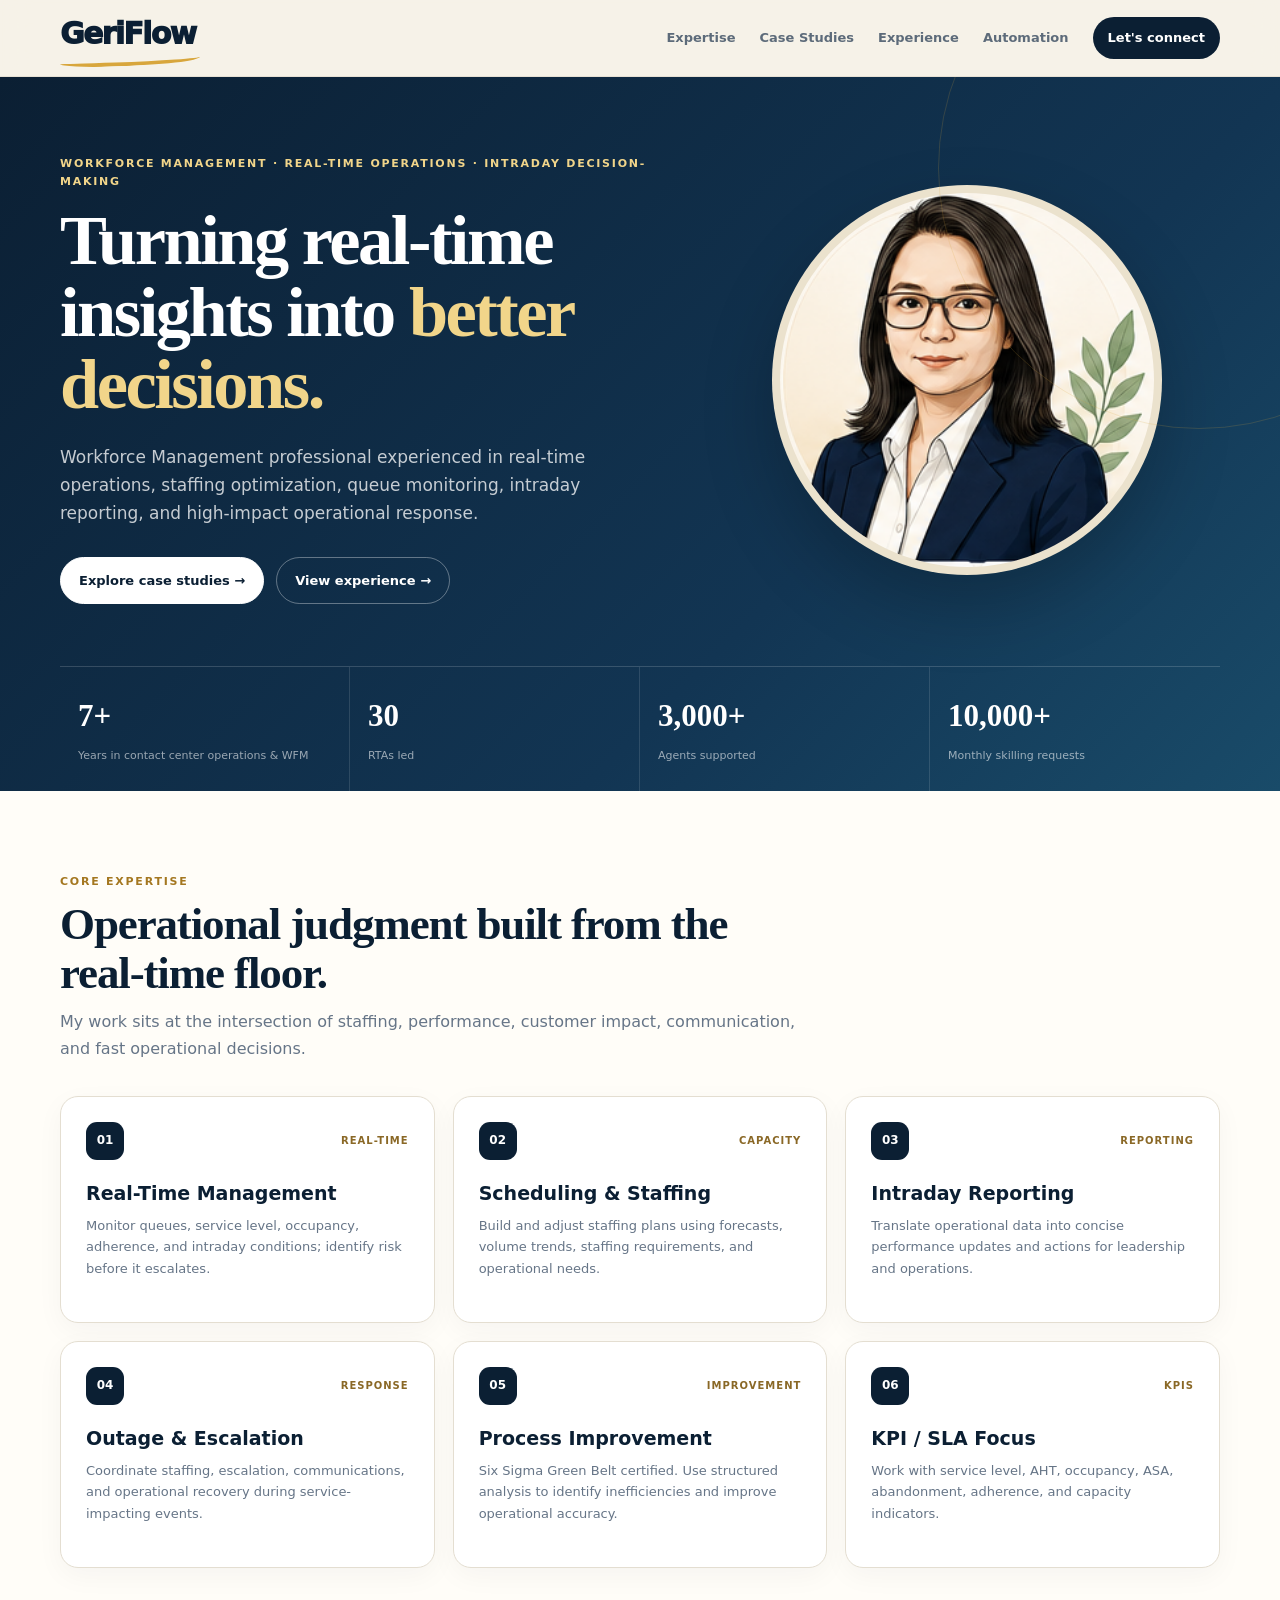
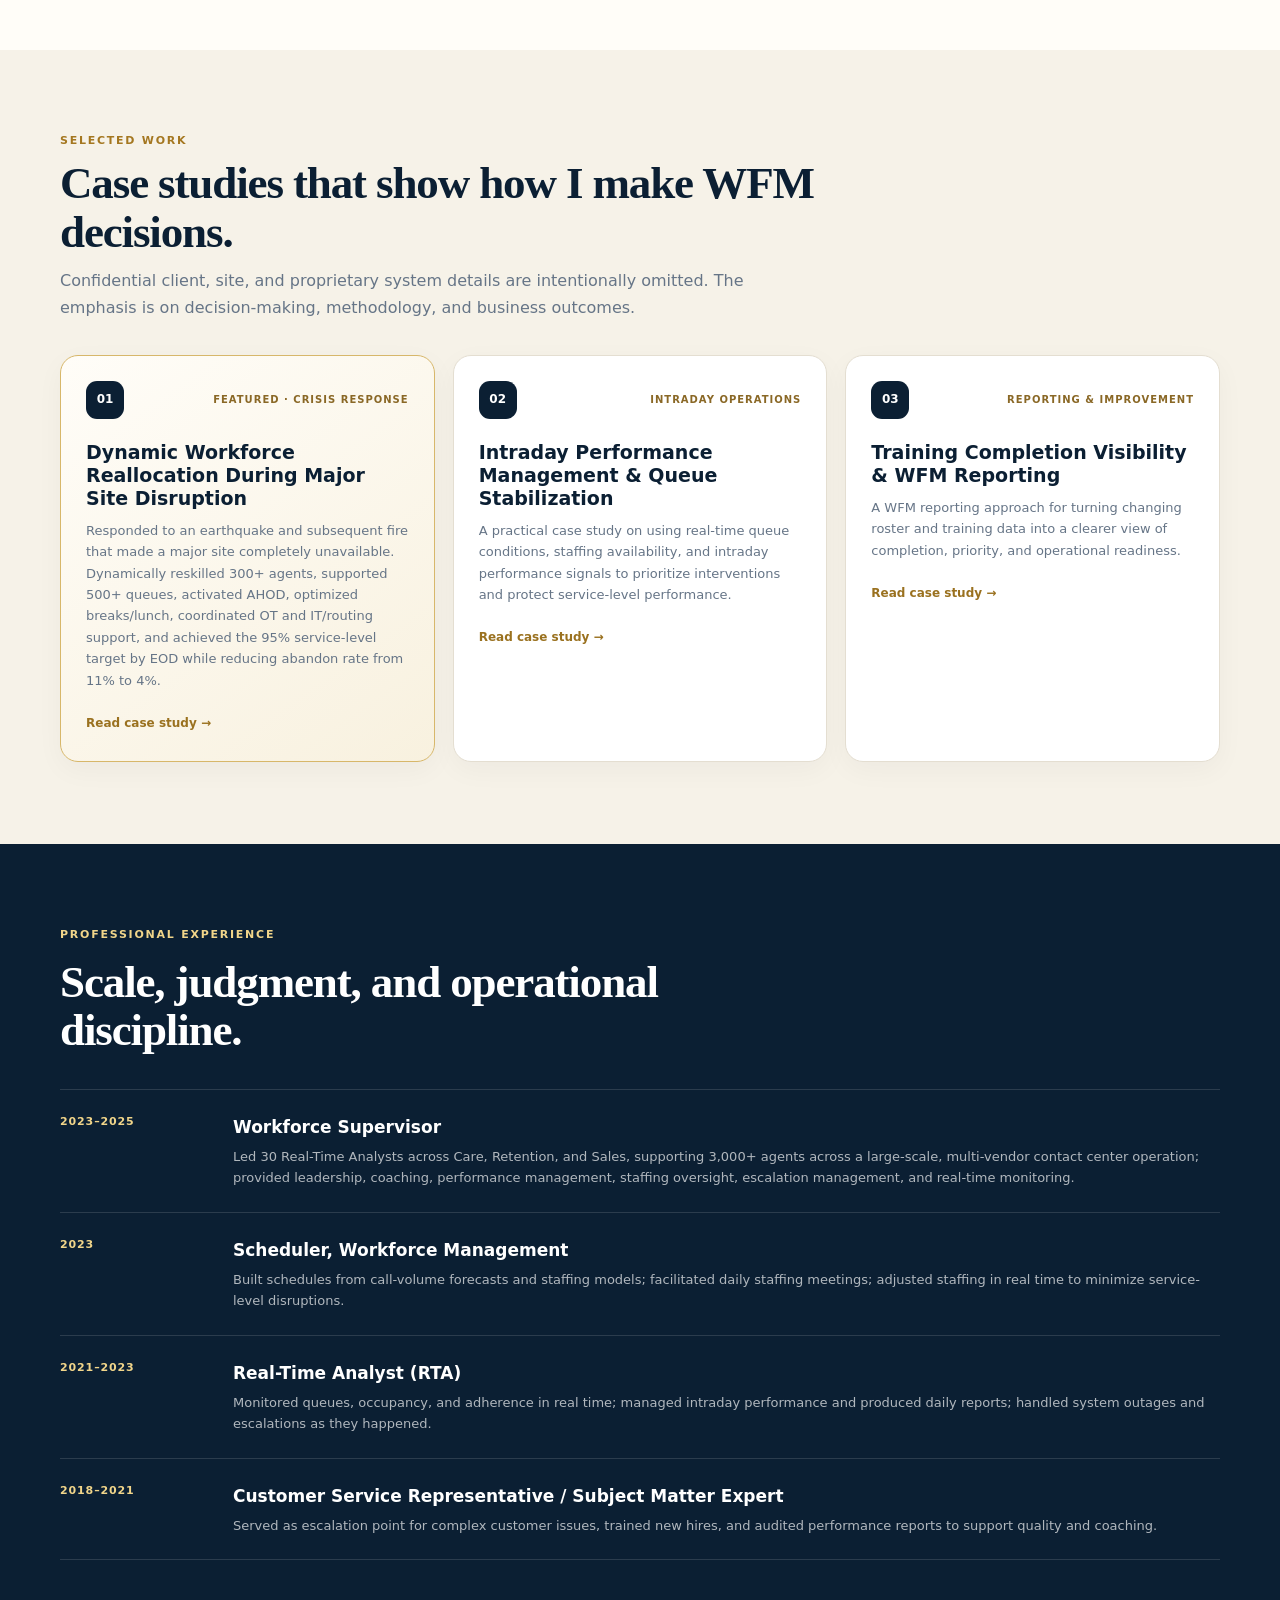
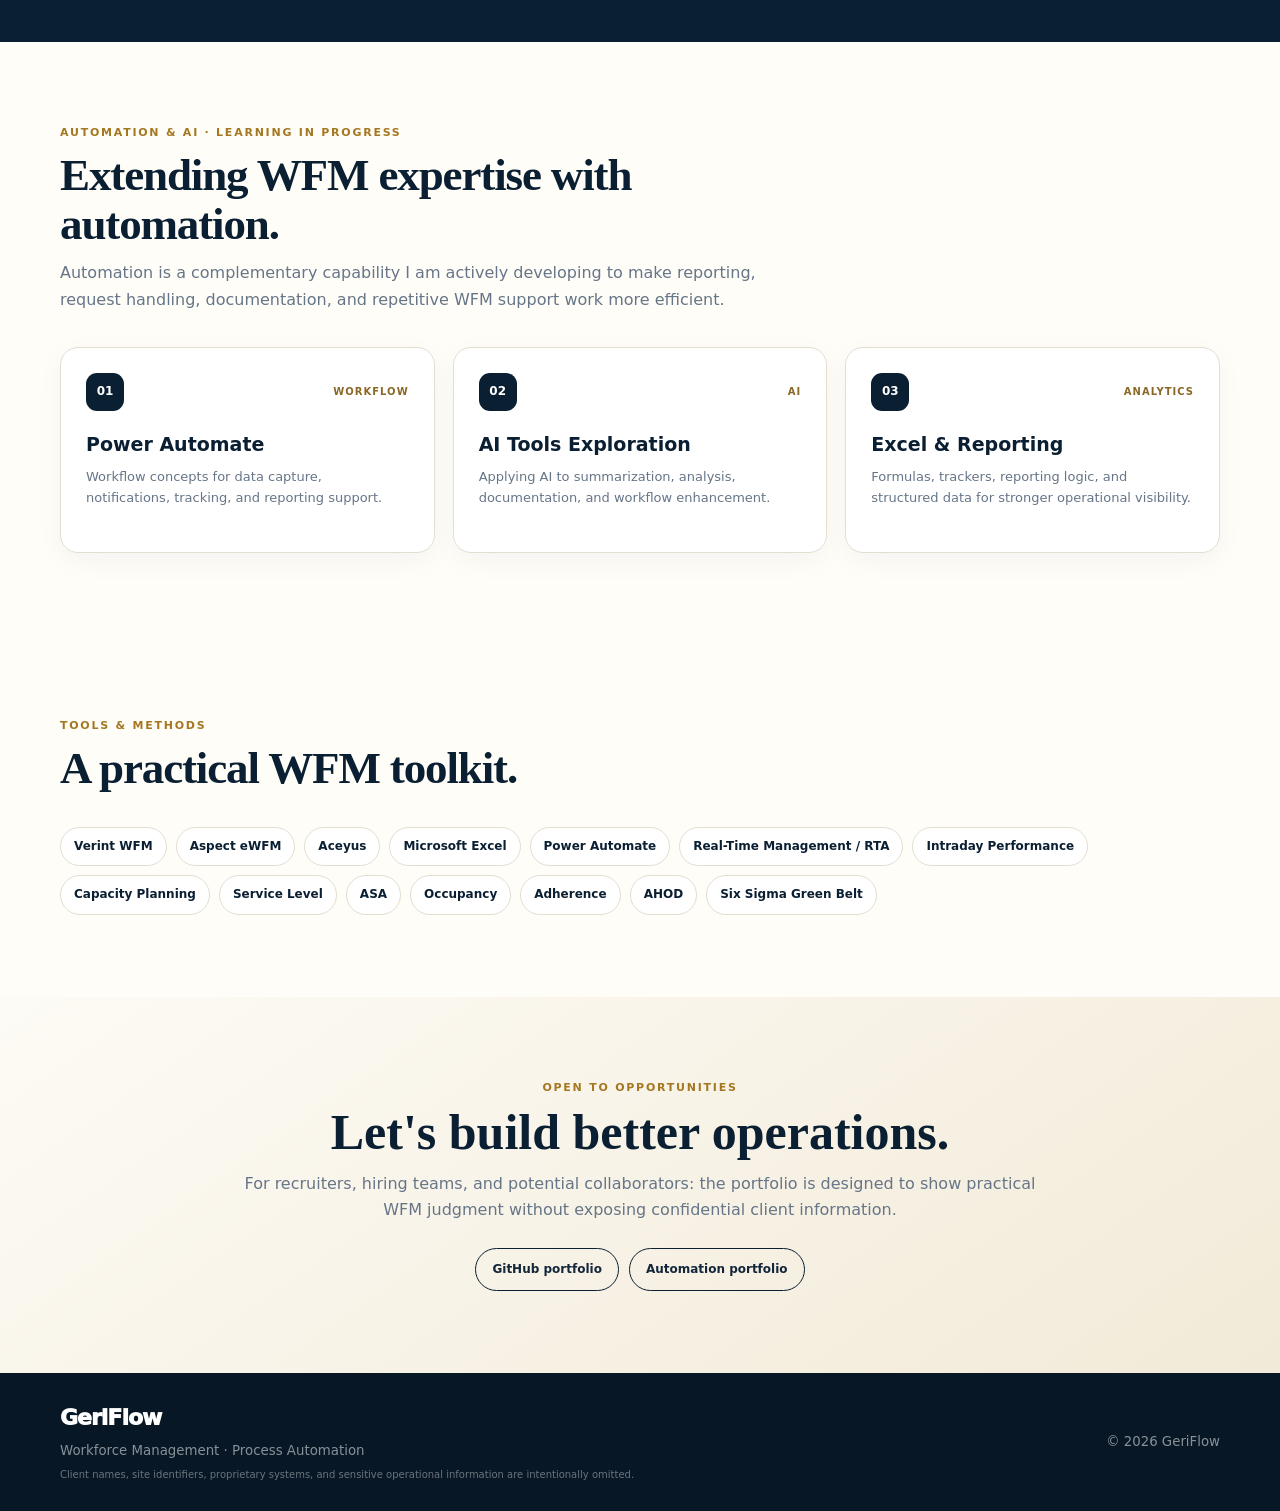
<file: index.html>
<!doctype html><html lang="en"><head><meta charset="utf-8"><meta name="viewport" content="width=device-width,initial-scale=1"><meta name="robots" content="noindex,nofollow"><meta name="description" content="GeriFlow — Workforce Management, Real-Time Operations, Intraday Decision-Making and Process Automation portfolio."><title>GeriFlow | Workforce Management Portfolio</title><link rel="stylesheet" href="styles.css"></head><body><header class="header"><div class="container nav"><a class="brand-logo" href="#top" aria-label="GeriFlow home">GeriFlow</a><nav class="navlinks" aria-label="Primary navigation"><a href="#expertise">Expertise</a><a href="#case-studies">Case Studies</a><a href="#experience">Experience</a><a href="#automation">Automation</a><a class="navcta" href="#contact">Let's connect</a></nav></div></header><main id="top"><section class="hero"><div class="container hero-grid"><div><div class="eyebrow">Workforce Management · Real-Time Operations · Intraday Decision-Making</div><h1>Turning real-time insights into <strong>better decisions.</strong></h1><p class="hero-copy">Workforce Management professional experienced in real-time operations, staffing optimization, queue monitoring, intraday reporting, and high-impact operational response.</p><div class="actions"><a class="btn primary" href="#case-studies">Explore case studies →</a><a class="btn secondary" href="#experience">View experience →</a></div></div><div class="hero-visual"><div class="avatar-wrap"><img src="assets/geriflow-avatar-photo-based-approved.png" alt="Professional illustrated avatar"></div></div></div><div class="container hero-metrics"><div class="hero-metric"><b>7+</b><span>Years in contact center operations & WFM</span></div><div class="hero-metric"><b>30</b><span>RTAs led</span></div><div class="hero-metric"><b>3,000+</b><span>Agents supported</span></div><div class="hero-metric"><b>10,000+</b><span>Monthly skilling requests</span></div></div></section><section class="section paper" id="expertise"><div class="container"><div class="section-head"><div class="kicker">Core expertise</div><h2>Operational judgment built from the real-time floor.</h2><p>My work sits at the intersection of staffing, performance, customer impact, communication, and fast operational decisions.</p></div><div class="cards"><article class="card"><div class="card-num"><div class="icon">01</div><span class="tag">Real-time</span></div><h3>Real-Time Management</h3><p>Monitor queues, service level, occupancy, adherence, and intraday conditions; identify risk before it escalates.</p></article><article class="card"><div class="card-num"><div class="icon">02</div><span class="tag">Capacity</span></div><h3>Scheduling & Staffing</h3><p>Build and adjust staffing plans using forecasts, volume trends, staffing requirements, and operational needs.</p></article><article class="card"><div class="card-num"><div class="icon">03</div><span class="tag">Reporting</span></div><h3>Intraday Reporting</h3><p>Translate operational data into concise performance updates and actions for leadership and operations.</p></article><article class="card"><div class="card-num"><div class="icon">04</div><span class="tag">Response</span></div><h3>Outage & Escalation</h3><p>Coordinate staffing, escalation, communications, and operational recovery during service-impacting events.</p></article><article class="card"><div class="card-num"><div class="icon">05</div><span class="tag">Improvement</span></div><h3>Process Improvement</h3><p>Six Sigma Green Belt certified. Use structured analysis to identify inefficiencies and improve operational accuracy.</p></article><article class="card"><div class="card-num"><div class="icon">06</div><span class="tag">KPIs</span></div><h3>KPI / SLA Focus</h3><p>Work with service level, AHT, occupancy, ASA, abandonment, adherence, and capacity indicators.</p></article></div></div></section><section class="section" id="case-studies"><div class="container"><div class="section-head"><div class="kicker">Selected work</div><h2>Case studies that show how I make WFM decisions.</h2><p>Confidential client, site, and proprietary system details are intentionally omitted. The emphasis is on decision-making, methodology, and business outcomes.</p></div><div class="cards"><article class="card featured"><div class="card-num"><div class="icon">01</div><span class="tag">Featured · Crisis response</span></div><h3>Dynamic Workforce Reallocation During Major Site Disruption</h3><p>Responded to an earthquake and subsequent fire that made a major site completely unavailable. Dynamically reskilled 300+ agents, supported 500+ queues, activated AHOD, optimized breaks/lunch, coordinated OT and IT/routing support, and achieved the 95% service-level target by EOD while reducing abandon rate from 11% to 4%.</p><a class="card-link" href="case-studies/dynamic-workforce-reallocation-site-disruption.html">Read case study →</a></article><article class="card"><div class="card-num"><div class="icon">02</div><span class="tag">Intraday operations</span></div><h3>Intraday Performance Management & Queue Stabilization</h3><p>A practical case study on using real-time queue conditions, staffing availability, and intraday performance signals to prioritize interventions and protect service-level performance.</p><a class="card-link" href="case-studies/intraday-performance-management.html">Read case study →</a></article><article class="card"><div class="card-num"><div class="icon">03</div><span class="tag">Reporting & improvement</span></div><h3>Training Completion Visibility & WFM Reporting</h3><p>A WFM reporting approach for turning changing roster and training data into a clearer view of completion, priority, and operational readiness.</p><a class="card-link" href="case-studies/training-completion-reporting.html">Read case study →</a></article></div></div></section><section class="section dark" id="experience"><div class="container"><div class="section-head"><div class="eyebrow">Professional experience</div><h2>Scale, judgment, and operational discipline.</h2></div><div class="timeline"><div class="tl"><div class="tl-year">2023–2025</div><div><h3>Workforce Supervisor</h3><p>Led 30 Real-Time Analysts across Care, Retention, and Sales, supporting 3,000+ agents across a large-scale, multi-vendor contact center operation; provided leadership, coaching, performance management, staffing oversight, escalation management, and real-time monitoring.</p></div></div><div class="tl"><div class="tl-year">2023</div><div><h3>Scheduler, Workforce Management</h3><p>Built schedules from call-volume forecasts and staffing models; facilitated daily staffing meetings; adjusted staffing in real time to minimize service-level disruptions.</p></div></div><div class="tl"><div class="tl-year">2021–2023</div><div><h3>Real-Time Analyst (RTA)</h3><p>Monitored queues, occupancy, and adherence in real time; managed intraday performance and produced daily reports; handled system outages and escalations as they happened.</p></div></div><div class="tl"><div class="tl-year">2018–2021</div><div><h3>Customer Service Representative / Subject Matter Expert</h3><p>Served as escalation point for complex customer issues, trained new hires, and audited performance reports to support quality and coaching.</p></div></div></div></div></section><section class="section paper" id="automation"><div class="container"><div class="section-head"><div class="kicker">Automation & AI · Learning in progress</div><h2>Extending WFM expertise with automation.</h2><p>Automation is a complementary capability I am actively developing to make reporting, request handling, documentation, and repetitive WFM support work more efficient.</p></div><div class="cards"><article class="card"><div class="card-num"><div class="icon">01</div><span class="tag">Workflow</span></div><h3>Power Automate</h3><p>Workflow concepts for data capture, notifications, tracking, and reporting support.</p></article><article class="card"><div class="card-num"><div class="icon">02</div><span class="tag">AI</span></div><h3>AI Tools Exploration</h3><p>Applying AI to summarization, analysis, documentation, and workflow enhancement.</p></article><article class="card"><div class="card-num"><div class="icon">03</div><span class="tag">Analytics</span></div><h3>Excel & Reporting</h3><p>Formulas, trackers, reporting logic, and structured data for stronger operational visibility.</p></article></div></div></section><section class="section paper"><div class="container"><div class="section-head"><div class="kicker">Tools & methods</div><h2>A practical WFM toolkit.</h2></div><div class="skills"><span class="skill">Verint WFM</span><span class="skill">Aspect eWFM</span><span class="skill">Aceyus</span><span class="skill">Microsoft Excel</span><span class="skill">Power Automate</span><span class="skill">Real-Time Management / RTA</span><span class="skill">Intraday Performance</span><span class="skill">Capacity Planning</span><span class="skill">Service Level</span><span class="skill">ASA</span><span class="skill">Occupancy</span><span class="skill">Adherence</span><span class="skill">AHOD</span><span class="skill">Six Sigma Green Belt</span></div></div></section><section class="section contact" id="contact"><div class="container contact-box"><div class="kicker">Open to opportunities</div><h2>Let's build better operations.</h2><p>For recruiters, hiring teams, and potential collaborators: the portfolio is designed to show practical WFM judgment without exposing confidential client information.</p><div class="contact-links"><a href="https://github.com/geriflow/geriflow-wfm-portfolio" target="_blank" rel="noopener">GitHub portfolio</a><a href="https://geriflow-automation.netlify.app/" target="_blank" rel="noopener">Automation portfolio</a></div></div></section></main><footer class="footer"><div class="container footer-inner"><div><div class="footer-brand">GeriFlow</div><small>Workforce Management · Process Automation</small><div class="privacy-note">Client names, site identifiers, proprietary systems, and sensitive operational information are intentionally omitted.</div></div><small>© 2026 GeriFlow</small></div></footer></body></html>
</file>
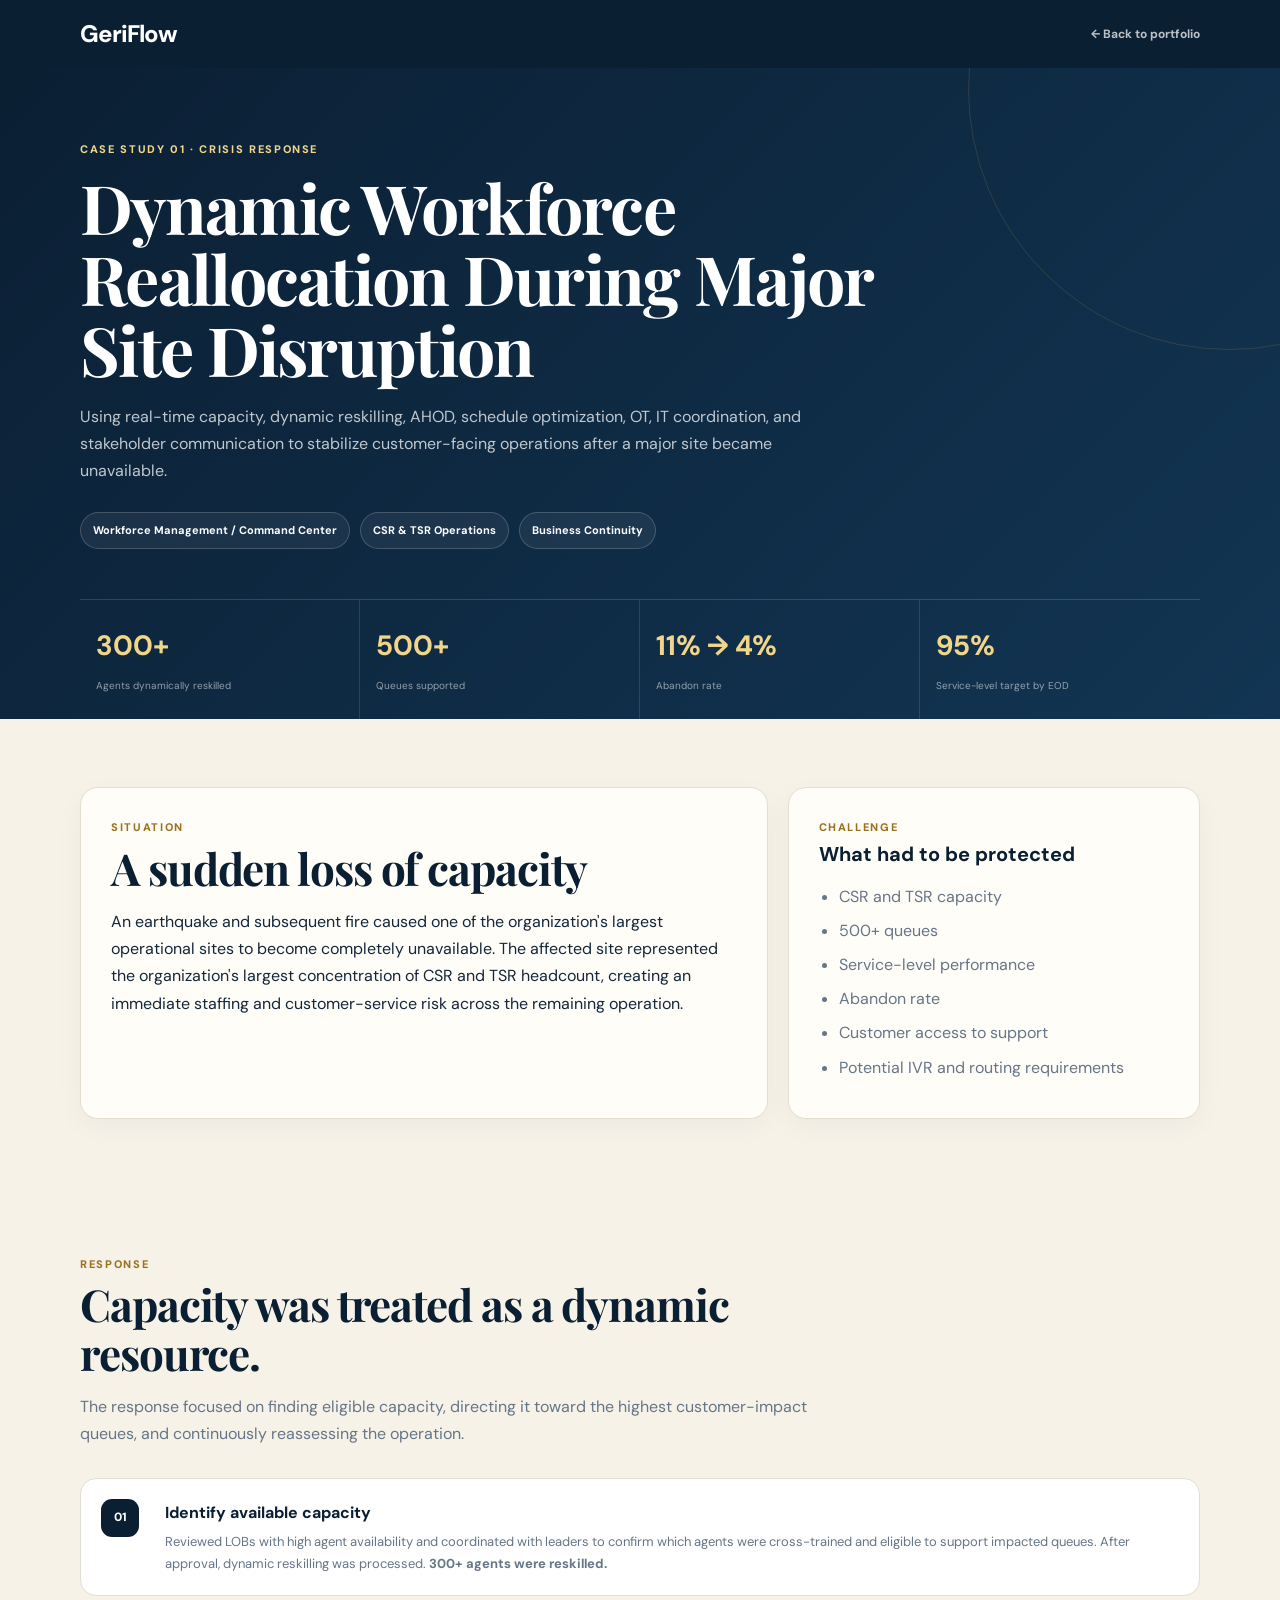
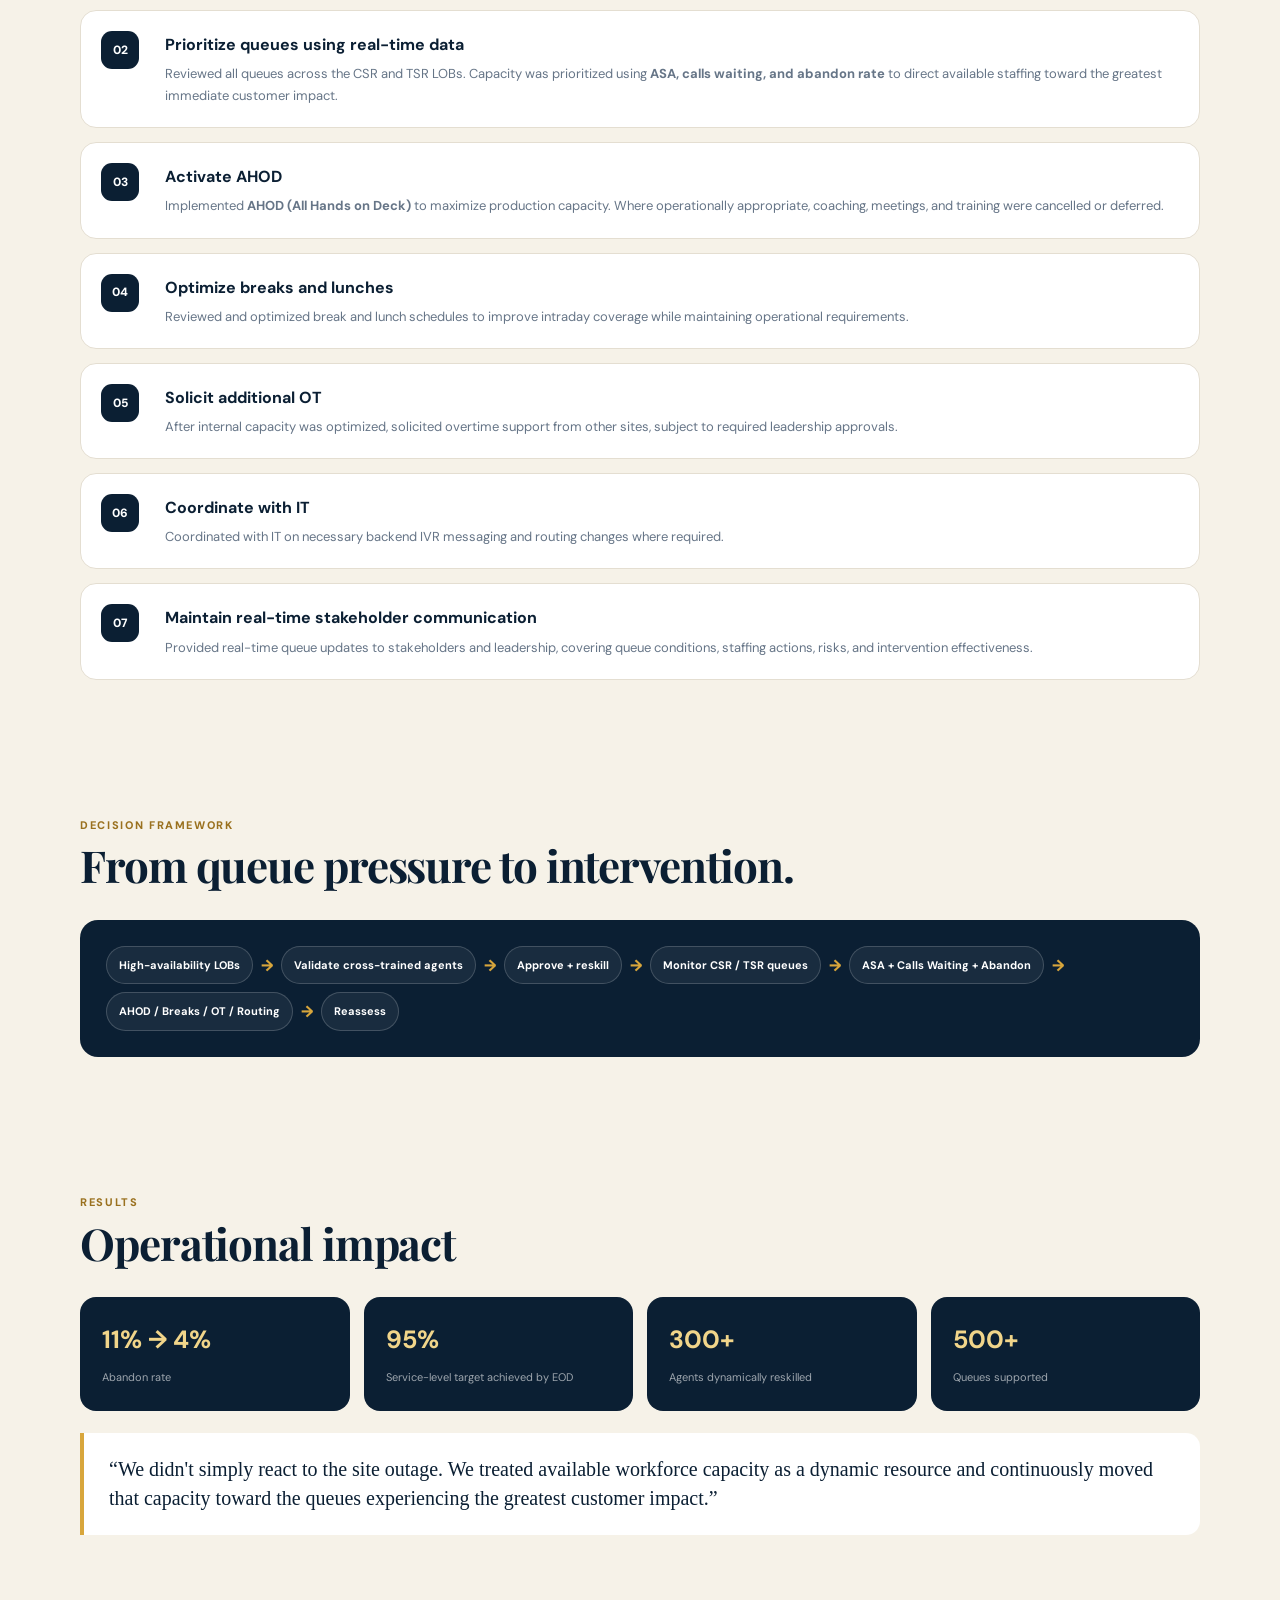
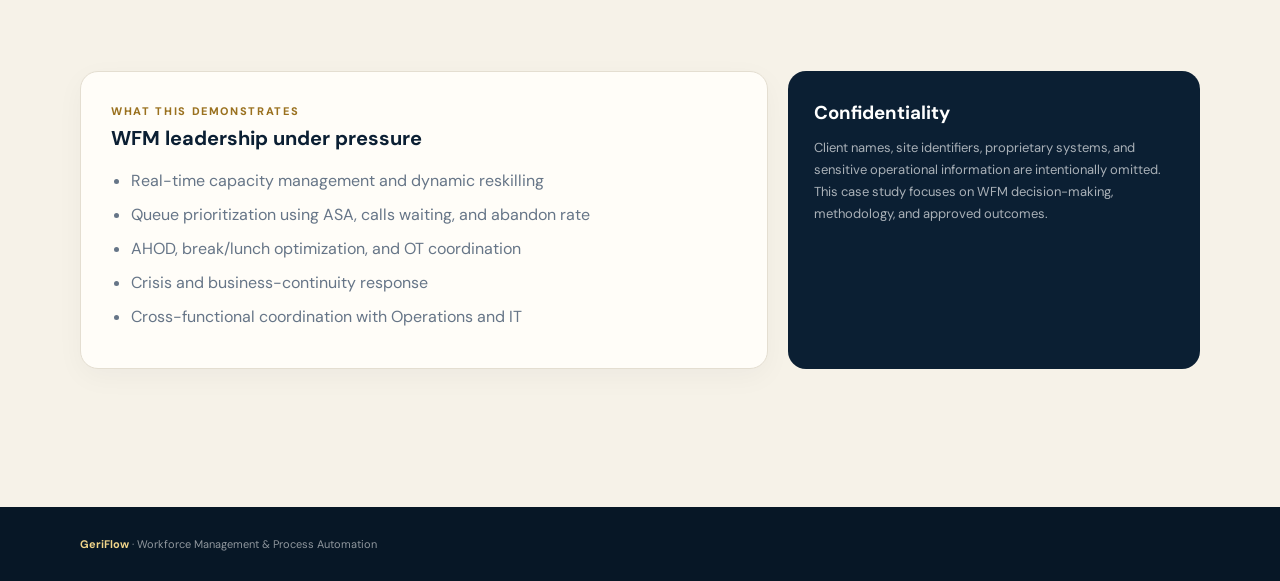
<file: case-studies/dynamic-workforce-reallocation-site-disruption.html>
<!doctype html><html lang="en"><head><meta charset="utf-8"><meta name="viewport" content="width=device-width,initial-scale=1"><meta name="robots" content="noindex,nofollow"><title>Case Study 01 | Dynamic Workforce Reallocation | GeriFlow</title><link rel="stylesheet" href="case-studies.css"></head><body><header class="topbar"><div class="container topnav"><a class="brand" href="../index.html">GeriFlow</a><a class="back" href="../index.html#case-studies">← Back to portfolio</a></div></header><main><section class="hero"><div class="container"><div class="eyebrow">Case Study 01 · Crisis Response</div><h1>Dynamic Workforce Reallocation During Major Site Disruption</h1><p class="hero-intro">Using real-time capacity, dynamic reskilling, AHOD, schedule optimization, OT, IT coordination, and stakeholder communication to stabilize customer-facing operations after a major site became unavailable.</p><div class="hero-meta"><span class="pill">Workforce Management / Command Center</span><span class="pill">CSR & TSR Operations</span><span class="pill">Business Continuity</span></div><div class="stats"><div class="stat"><b>300+</b><span>Agents dynamically reskilled</span></div><div class="stat"><b>500+</b><span>Queues supported</span></div><div class="stat"><b>11% → 4%</b><span>Abandon rate</span></div><div class="stat"><b>95%</b><span>Service-level target by EOD</span></div></div></div></section><section class="section"><div class="container grid"><div class="panel"><div class="kicker">Situation</div><h2>A sudden loss of capacity</h2><p>An earthquake and subsequent fire caused one of the organization's largest operational sites to become completely unavailable. The affected site represented the organization's largest concentration of CSR and TSR headcount, creating an immediate staffing and customer-service risk across the remaining operation.</p></div><div class="panel"><div class="kicker">Challenge</div><h3>What had to be protected</h3><ul class="list"><li>CSR and TSR capacity</li><li>500+ queues</li><li>Service-level performance</li><li>Abandon rate</li><li>Customer access to support</li><li>Potential IVR and routing requirements</li></ul></div></div></section><section class="section"><div class="container"><div class="section-head"><div class="kicker">Response</div><h2>Capacity was treated as a dynamic resource.</h2><p>The response focused on finding eligible capacity, directing it toward the highest customer-impact queues, and continuously reassessing the operation.</p></div><div class="steps"><div class="step"><div class="num">01</div><div><h3>Identify available capacity</h3><p>Reviewed LOBs with high agent availability and coordinated with leaders to confirm which agents were cross-trained and eligible to support impacted queues. After approval, dynamic reskilling was processed. <strong>300+ agents were reskilled.</strong></p></div></div><div class="step"><div class="num">02</div><div><h3>Prioritize queues using real-time data</h3><p>Reviewed all queues across the CSR and TSR LOBs. Capacity was prioritized using <strong>ASA, calls waiting, and abandon rate</strong> to direct available staffing toward the greatest immediate customer impact.</p></div></div><div class="step"><div class="num">03</div><div><h3>Activate AHOD</h3><p>Implemented <strong>AHOD (All Hands on Deck)</strong> to maximize production capacity. Where operationally appropriate, coaching, meetings, and training were cancelled or deferred.</p></div></div><div class="step"><div class="num">04</div><div><h3>Optimize breaks and lunches</h3><p>Reviewed and optimized break and lunch schedules to improve intraday coverage while maintaining operational requirements.</p></div></div><div class="step"><div class="num">05</div><div><h3>Solicit additional OT</h3><p>After internal capacity was optimized, solicited overtime support from other sites, subject to required leadership approvals.</p></div></div><div class="step"><div class="num">06</div><div><h3>Coordinate with IT</h3><p>Coordinated with IT on necessary backend IVR messaging and routing changes where required.</p></div></div><div class="step"><div class="num">07</div><div><h3>Maintain real-time stakeholder communication</h3><p>Provided real-time queue updates to stakeholders and leadership, covering queue conditions, staffing actions, risks, and intervention effectiveness.</p></div></div></div></div></section><section class="section"><div class="container"><div class="section-head"><div class="kicker">Decision framework</div><h2>From queue pressure to intervention.</h2></div><div class="flow"><span class="node">High-availability LOBs</span><span class="arrow">→</span><span class="node">Validate cross-trained agents</span><span class="arrow">→</span><span class="node">Approve + reskill</span><span class="arrow">→</span><span class="node">Monitor CSR / TSR queues</span><span class="arrow">→</span><span class="node">ASA + Calls Waiting + Abandon</span><span class="arrow">→</span><span class="node">AHOD / Breaks / OT / Routing</span><span class="arrow">→</span><span class="node">Reassess</span></div></div></section><section class="section"><div class="container"><div class="section-head"><div class="kicker">Results</div><h2>Operational impact</h2></div><div class="results"><div class="result"><b>11% → 4%</b><span>Abandon rate</span></div><div class="result"><b>95%</b><span>Service-level target achieved by EOD</span></div><div class="result"><b>300+</b><span>Agents dynamically reskilled</span></div><div class="result"><b>500+</b><span>Queues supported</span></div></div><div style="height:22px"></div><div class="quote">“We didn't simply react to the site outage. We treated available workforce capacity as a dynamic resource and continuously moved that capacity toward the queues experiencing the greatest customer impact.”</div></div></section><section class="section"><div class="container grid"><div class="panel"><div class="kicker">What this demonstrates</div><h3>WFM leadership under pressure</h3><ul class="list"><li>Real-time capacity management and dynamic reskilling</li><li>Queue prioritization using ASA, calls waiting, and abandon rate</li><li>AHOD, break/lunch optimization, and OT coordination</li><li>Crisis and business-continuity response</li><li>Cross-functional coordination with Operations and IT</li></ul></div><div class="conf"><h3>Confidentiality</h3><p>Client names, site identifiers, proprietary systems, and sensitive operational information are intentionally omitted. This case study focuses on WFM decision-making, methodology, and approved outcomes.</p></div></div></section></main><footer class="footer"><div class="container"><a href="../index.html">GeriFlow</a> · Workforce Management & Process Automation</div></footer></body></html>
</file>
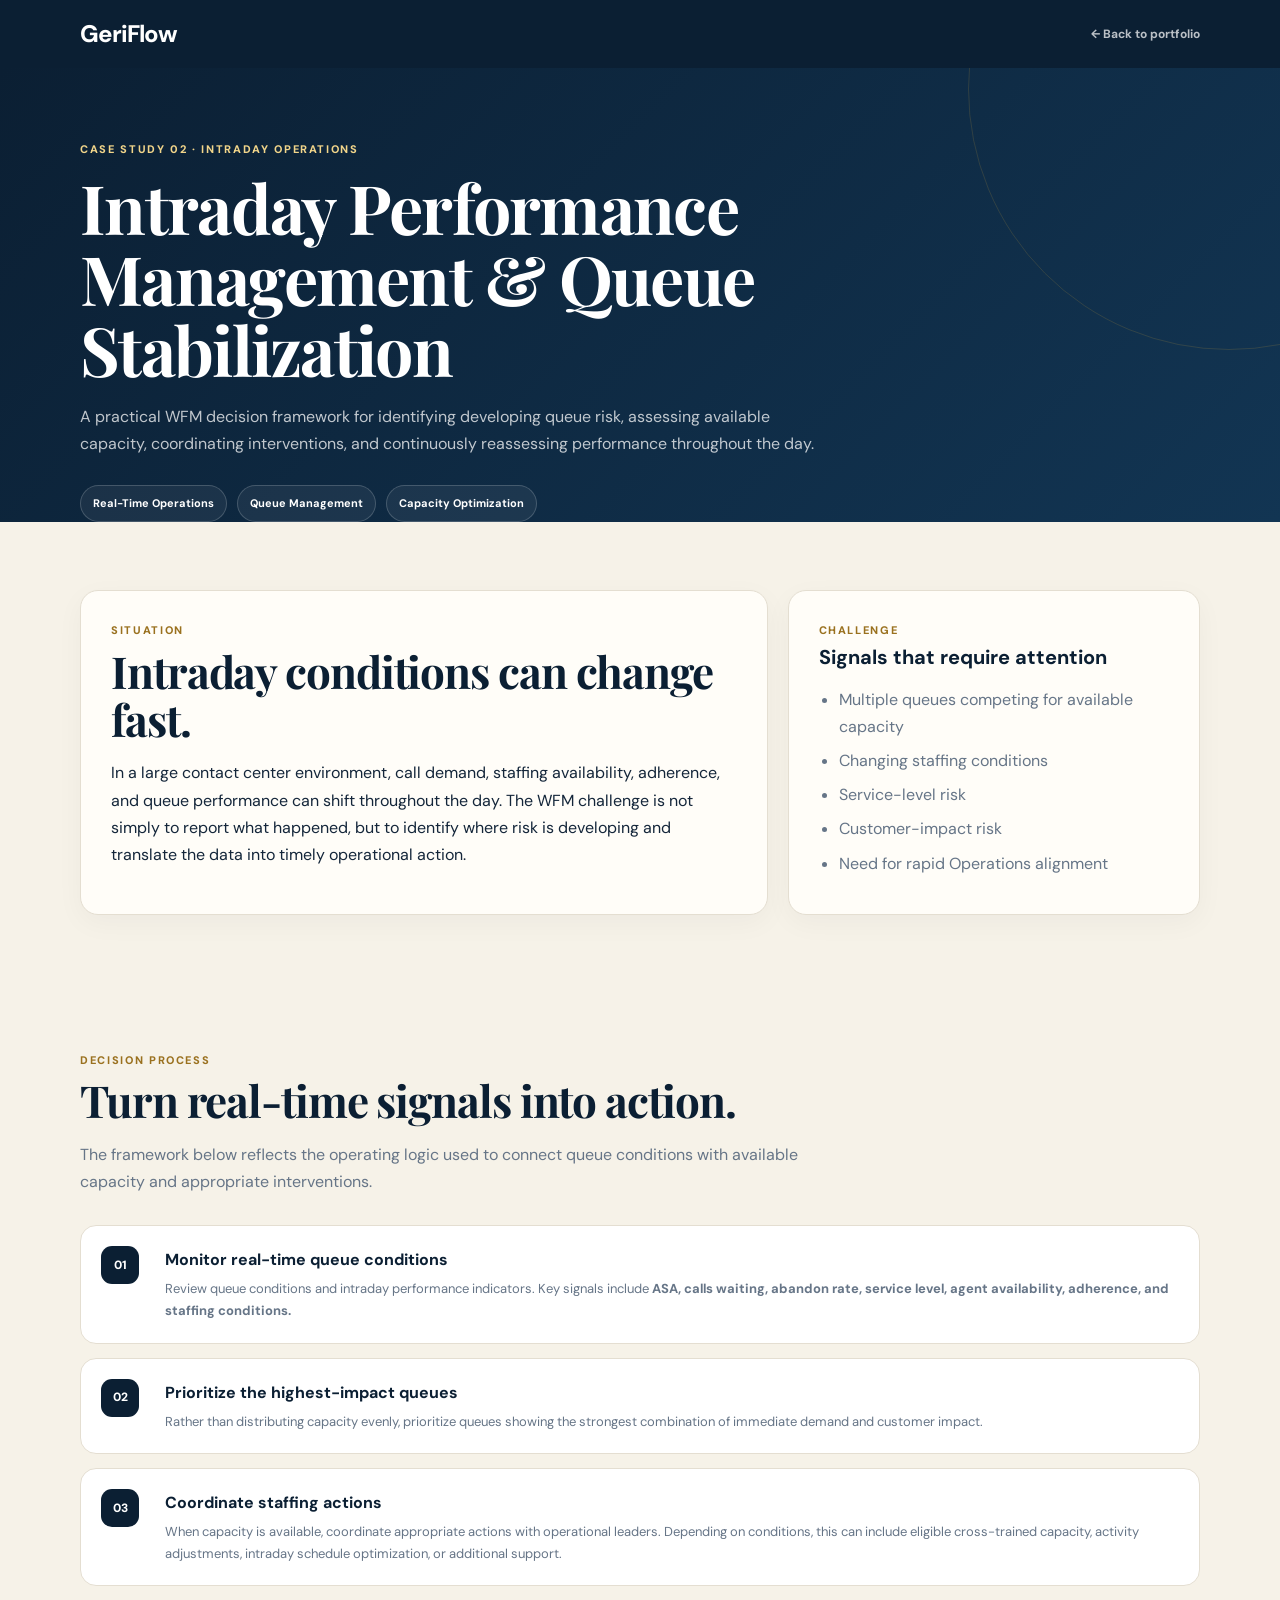
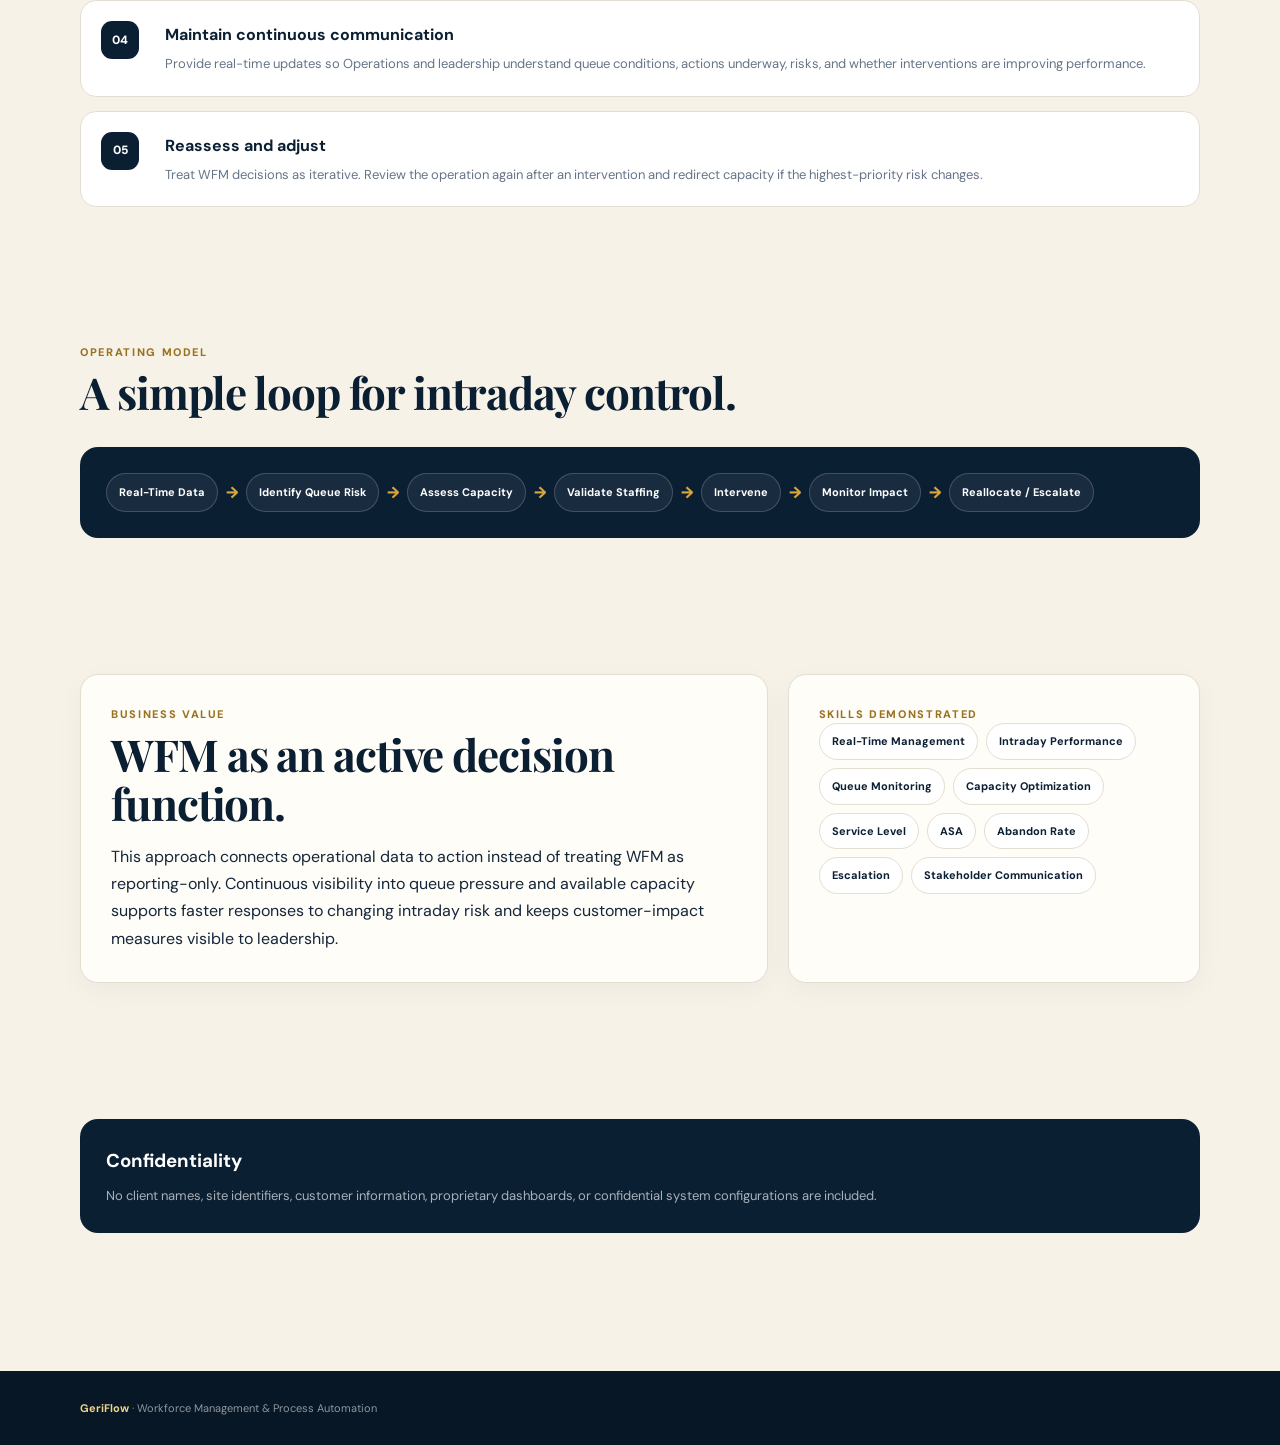
<file: case-studies/intraday-performance-management.html>
<!doctype html><html lang="en"><head><meta charset="utf-8"><meta name="viewport" content="width=device-width,initial-scale=1"><meta name="robots" content="noindex,nofollow"><title>Case Study 02 | Intraday Performance Management | GeriFlow</title><link rel="stylesheet" href="case-studies.css"></head><body><header class="topbar"><div class="container topnav"><a class="brand" href="../index.html">GeriFlow</a><a class="back" href="../index.html#case-studies">← Back to portfolio</a></div></header><main><section class="hero"><div class="container"><div class="eyebrow">Case Study 02 · Intraday Operations</div><h1>Intraday Performance Management & Queue Stabilization</h1><p class="hero-intro">A practical WFM decision framework for identifying developing queue risk, assessing available capacity, coordinating interventions, and continuously reassessing performance throughout the day.</p><div class="hero-meta"><span class="pill">Real-Time Operations</span><span class="pill">Queue Management</span><span class="pill">Capacity Optimization</span></div></div></section><section class="section"><div class="container grid"><div class="panel"><div class="kicker">Situation</div><h2>Intraday conditions can change fast.</h2><p>In a large contact center environment, call demand, staffing availability, adherence, and queue performance can shift throughout the day. The WFM challenge is not simply to report what happened, but to identify where risk is developing and translate the data into timely operational action.</p></div><div class="panel"><div class="kicker">Challenge</div><h3>Signals that require attention</h3><ul class="list"><li>Multiple queues competing for available capacity</li><li>Changing staffing conditions</li><li>Service-level risk</li><li>Customer-impact risk</li><li>Need for rapid Operations alignment</li></ul></div></div></section><section class="section"><div class="container"><div class="section-head"><div class="kicker">Decision process</div><h2>Turn real-time signals into action.</h2><p>The framework below reflects the operating logic used to connect queue conditions with available capacity and appropriate interventions.</p></div><div class="steps"><div class="step"><div class="num">01</div><div><h3>Monitor real-time queue conditions</h3><p>Review queue conditions and intraday performance indicators. Key signals include <strong>ASA, calls waiting, abandon rate, service level, agent availability, adherence, and staffing conditions.</strong></p></div></div><div class="step"><div class="num">02</div><div><h3>Prioritize the highest-impact queues</h3><p>Rather than distributing capacity evenly, prioritize queues showing the strongest combination of immediate demand and customer impact.</p></div></div><div class="step"><div class="num">03</div><div><h3>Coordinate staffing actions</h3><p>When capacity is available, coordinate appropriate actions with operational leaders. Depending on conditions, this can include eligible cross-trained capacity, activity adjustments, intraday schedule optimization, or additional support.</p></div></div><div class="step"><div class="num">04</div><div><h3>Maintain continuous communication</h3><p>Provide real-time updates so Operations and leadership understand queue conditions, actions underway, risks, and whether interventions are improving performance.</p></div></div><div class="step"><div class="num">05</div><div><h3>Reassess and adjust</h3><p>Treat WFM decisions as iterative. Review the operation again after an intervention and redirect capacity if the highest-priority risk changes.</p></div></div></div></div></section><section class="section"><div class="container"><div class="section-head"><div class="kicker">Operating model</div><h2>A simple loop for intraday control.</h2></div><div class="flow"><span class="node">Real-Time Data</span><span class="arrow">→</span><span class="node">Identify Queue Risk</span><span class="arrow">→</span><span class="node">Assess Capacity</span><span class="arrow">→</span><span class="node">Validate Staffing</span><span class="arrow">→</span><span class="node">Intervene</span><span class="arrow">→</span><span class="node">Monitor Impact</span><span class="arrow">→</span><span class="node">Reallocate / Escalate</span></div></div></section><section class="section"><div class="container grid"><div class="panel"><div class="kicker">Business value</div><h2>WFM as an active decision function.</h2><p>This approach connects operational data to action instead of treating WFM as reporting-only. Continuous visibility into queue pressure and available capacity supports faster responses to changing intraday risk and keeps customer-impact measures visible to leadership.</p></div><div class="panel"><div class="kicker">Skills demonstrated</div><div class="skills"><span class="skill">Real-Time Management</span><span class="skill">Intraday Performance</span><span class="skill">Queue Monitoring</span><span class="skill">Capacity Optimization</span><span class="skill">Service Level</span><span class="skill">ASA</span><span class="skill">Abandon Rate</span><span class="skill">Escalation</span><span class="skill">Stakeholder Communication</span></div></div></div></section><section class="section"><div class="container conf"><h3>Confidentiality</h3><p>No client names, site identifiers, customer information, proprietary dashboards, or confidential system configurations are included.</p></div></section></main><footer class="footer"><div class="container"><a href="../index.html">GeriFlow</a> · Workforce Management & Process Automation</div></footer></body></html>
</file>
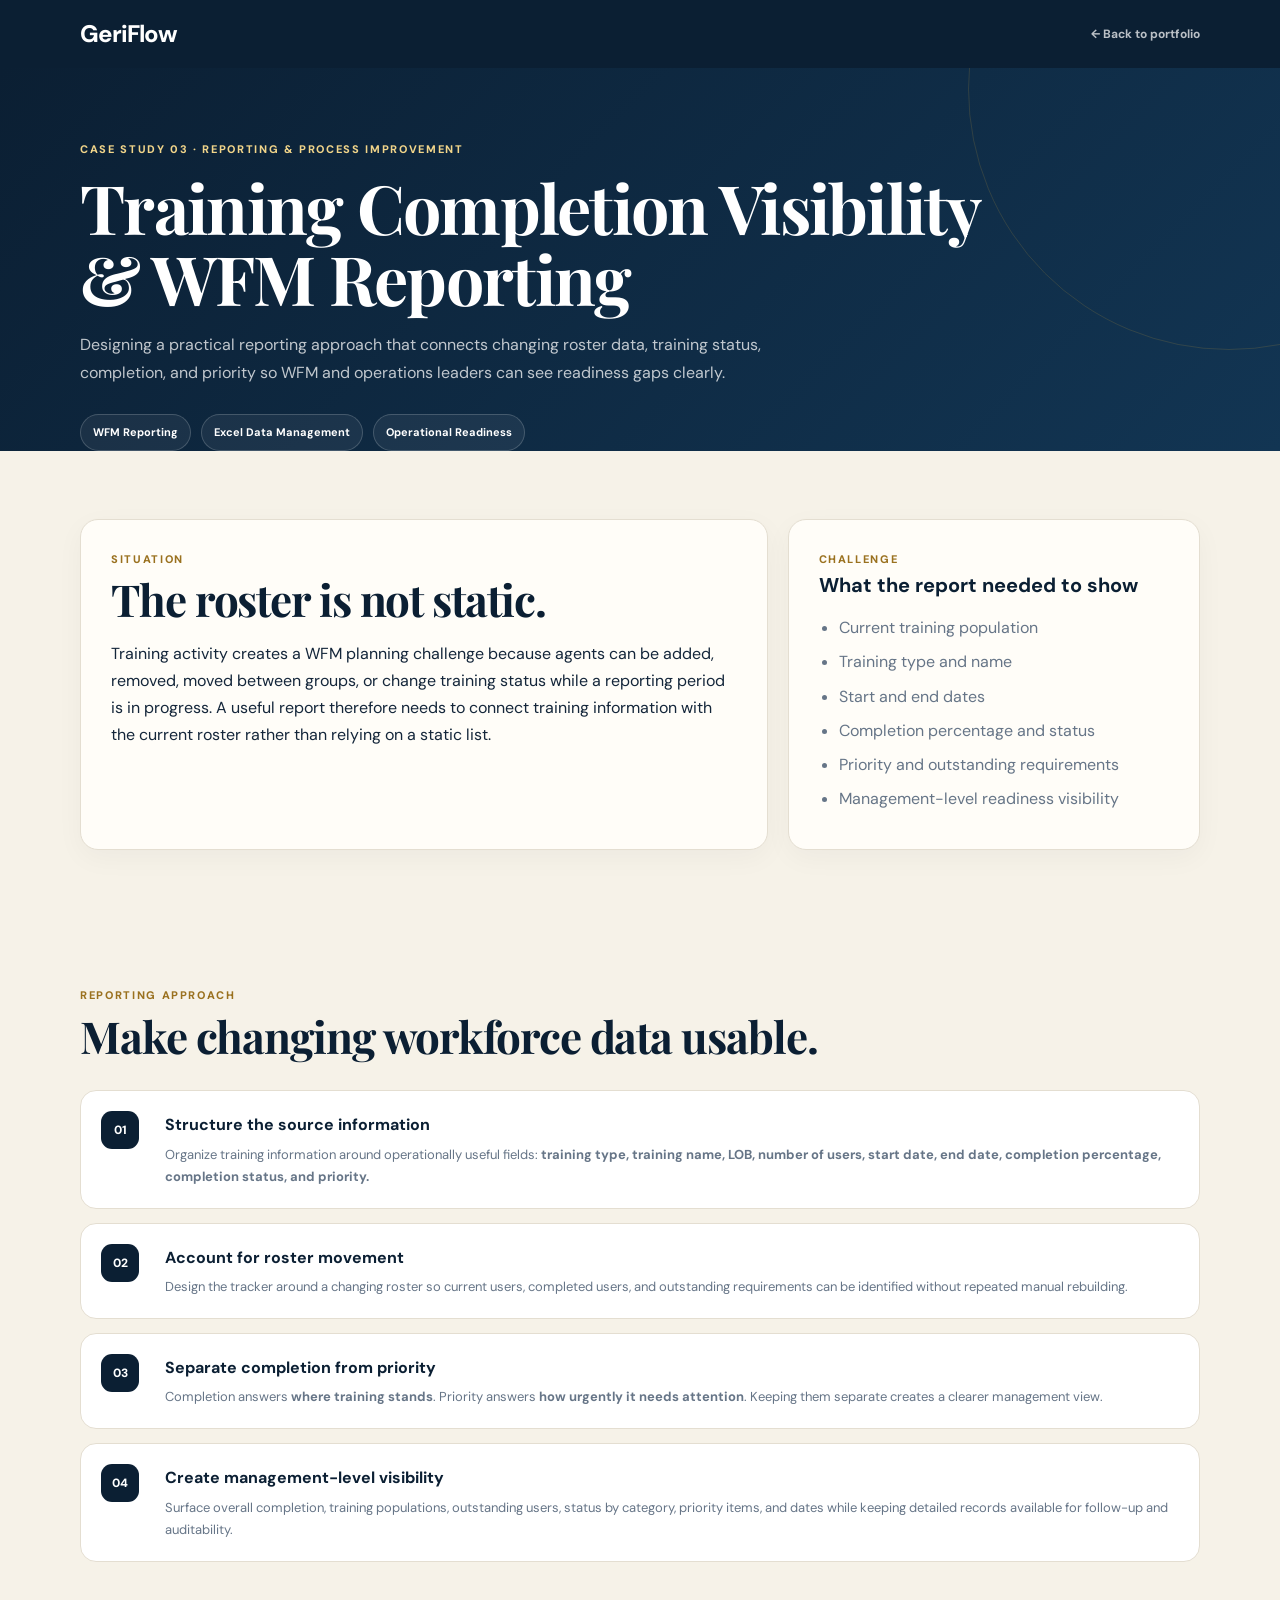
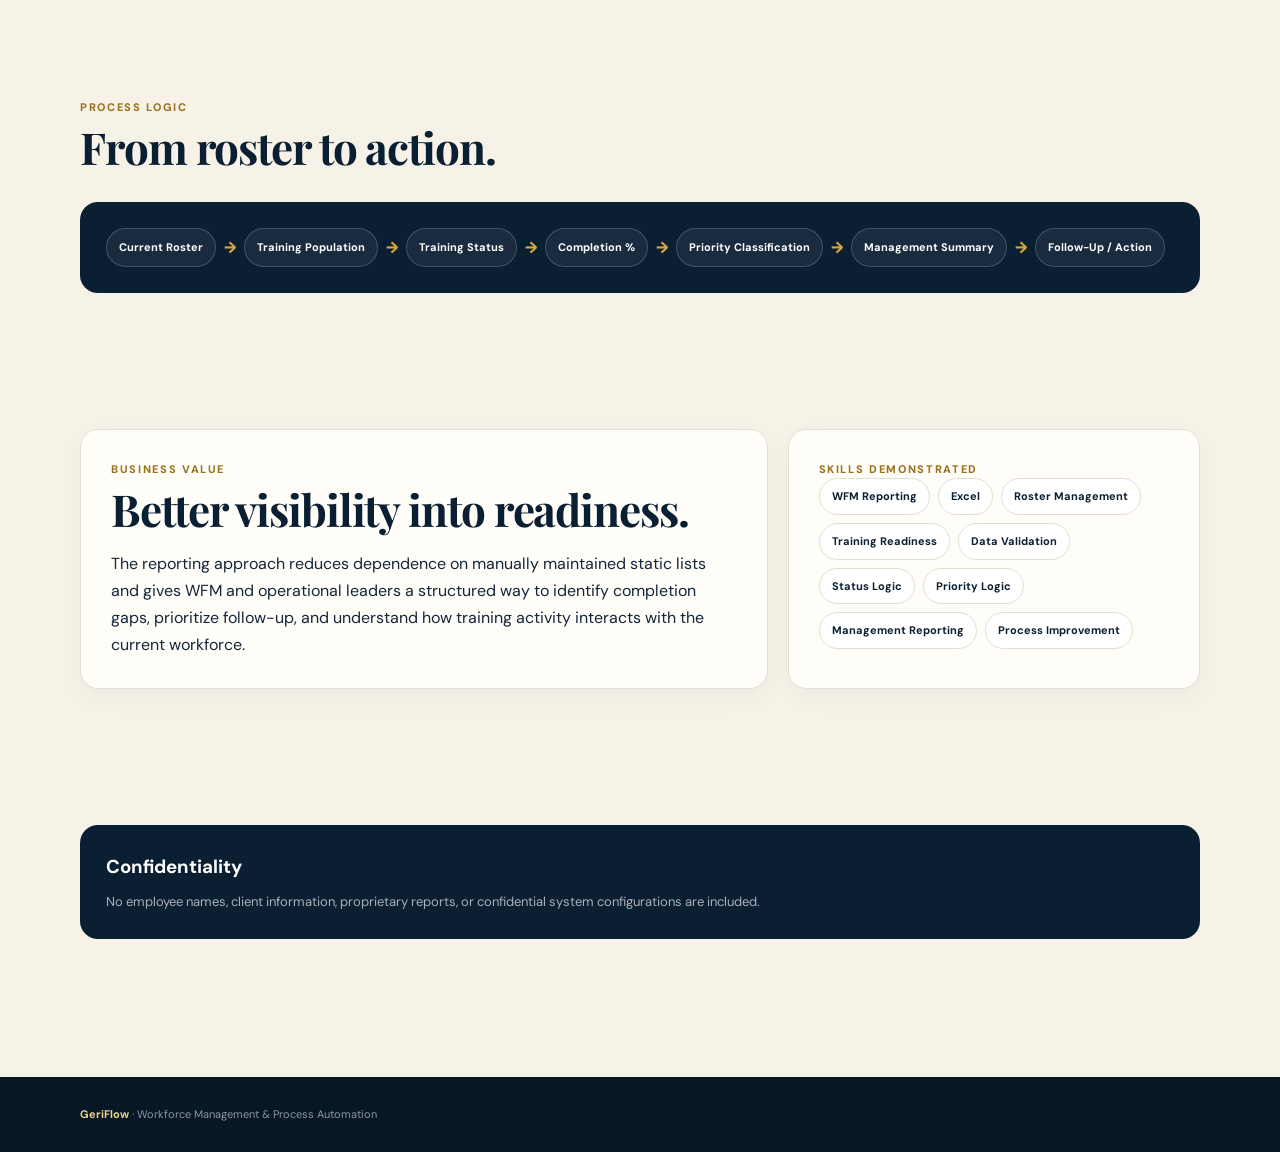
<file: case-studies/training-completion-reporting.html>
<!doctype html><html lang="en"><head><meta charset="utf-8"><meta name="viewport" content="width=device-width,initial-scale=1"><meta name="robots" content="noindex,nofollow"><title>Case Study 03 | Training Completion Reporting | GeriFlow</title><link rel="stylesheet" href="case-studies.css"></head><body><header class="topbar"><div class="container topnav"><a class="brand" href="../index.html">GeriFlow</a><a class="back" href="../index.html#case-studies">← Back to portfolio</a></div></header><main><section class="hero"><div class="container"><div class="eyebrow">Case Study 03 · Reporting & Process Improvement</div><h1>Training Completion Visibility & WFM Reporting</h1><p class="hero-intro">Designing a practical reporting approach that connects changing roster data, training status, completion, and priority so WFM and operations leaders can see readiness gaps clearly.</p><div class="hero-meta"><span class="pill">WFM Reporting</span><span class="pill">Excel Data Management</span><span class="pill">Operational Readiness</span></div></div></section><section class="section"><div class="container grid"><div class="panel"><div class="kicker">Situation</div><h2>The roster is not static.</h2><p>Training activity creates a WFM planning challenge because agents can be added, removed, moved between groups, or change training status while a reporting period is in progress. A useful report therefore needs to connect training information with the current roster rather than relying on a static list.</p></div><div class="panel"><div class="kicker">Challenge</div><h3>What the report needed to show</h3><ul class="list"><li>Current training population</li><li>Training type and name</li><li>Start and end dates</li><li>Completion percentage and status</li><li>Priority and outstanding requirements</li><li>Management-level readiness visibility</li></ul></div></div></section><section class="section"><div class="container"><div class="section-head"><div class="kicker">Reporting approach</div><h2>Make changing workforce data usable.</h2></div><div class="steps"><div class="step"><div class="num">01</div><div><h3>Structure the source information</h3><p>Organize training information around operationally useful fields: <strong>training type, training name, LOB, number of users, start date, end date, completion percentage, completion status, and priority.</strong></p></div></div><div class="step"><div class="num">02</div><div><h3>Account for roster movement</h3><p>Design the tracker around a changing roster so current users, completed users, and outstanding requirements can be identified without repeated manual rebuilding.</p></div></div><div class="step"><div class="num">03</div><div><h3>Separate completion from priority</h3><p>Completion answers <strong>where training stands</strong>. Priority answers <strong>how urgently it needs attention</strong>. Keeping them separate creates a clearer management view.</p></div></div><div class="step"><div class="num">04</div><div><h3>Create management-level visibility</h3><p>Surface overall completion, training populations, outstanding users, status by category, priority items, and dates while keeping detailed records available for follow-up and auditability.</p></div></div></div></div></section><section class="section"><div class="container"><div class="section-head"><div class="kicker">Process logic</div><h2>From roster to action.</h2></div><div class="flow"><span class="node">Current Roster</span><span class="arrow">→</span><span class="node">Training Population</span><span class="arrow">→</span><span class="node">Training Status</span><span class="arrow">→</span><span class="node">Completion %</span><span class="arrow">→</span><span class="node">Priority Classification</span><span class="arrow">→</span><span class="node">Management Summary</span><span class="arrow">→</span><span class="node">Follow-Up / Action</span></div></div></section><section class="section"><div class="container grid"><div class="panel"><div class="kicker">Business value</div><h2>Better visibility into readiness.</h2><p>The reporting approach reduces dependence on manually maintained static lists and gives WFM and operational leaders a structured way to identify completion gaps, prioritize follow-up, and understand how training activity interacts with the current workforce.</p></div><div class="panel"><div class="kicker">Skills demonstrated</div><div class="skills"><span class="skill">WFM Reporting</span><span class="skill">Excel</span><span class="skill">Roster Management</span><span class="skill">Training Readiness</span><span class="skill">Data Validation</span><span class="skill">Status Logic</span><span class="skill">Priority Logic</span><span class="skill">Management Reporting</span><span class="skill">Process Improvement</span></div></div></div></section><section class="section"><div class="container conf"><h3>Confidentiality</h3><p>No employee names, client information, proprietary reports, or confidential system configurations are included.</p></div></section></main><footer class="footer"><div class="container"><a href="../index.html">GeriFlow</a> · Workforce Management & Process Automation</div></footer></body></html>
</file>
<file: styles.css>
:root{--navy:#0b1f33;--navy-2:#123553;--gold:#d8a63c;--gold-soft:#f1d58a;--cream:#f6f2e8;--paper:#fffdf8;--ink:#14263a;--muted:#667587;--line:#e4ded1;--shadow:0 18px 50px rgba(11,31,51,.10);--radius:18px}*{box-sizing:border-box}html{scroll-behavior:smooth}body{margin:0;background:var(--cream);color:var(--ink);font-family:Inter,ui-sans-serif,system-ui,-apple-system,BlinkMacSystemFont,"Segoe UI",sans-serif;line-height:1.65}a{text-decoration:none;color:inherit}.container{width:min(1160px,calc(100% - 40px));margin:auto}.header{position:sticky;top:0;z-index:50;background:rgba(246,242,232,.92);backdrop-filter:blur(14px);border-bottom:1px solid rgba(228,222,209,.85)}.nav{min-height:76px;display:flex;align-items:center;justify-content:space-between;gap:24px}.brand-logo{font-size:30px;font-weight:950;letter-spacing:-1.7px;color:var(--navy);position:relative;display:inline-block;padding-bottom:9px}.brand-logo:after{content:"";position:absolute;left:0;right:-4px;bottom:1px;height:7px;border-bottom:4px solid var(--gold);border-radius:0 0 70% 45%;transform:rotate(-2deg)}.navlinks{display:flex;align-items:center;gap:24px;font-size:13px;font-weight:800;color:#5d6b7a}.navlinks a:hover{color:var(--navy)}.navcta{padding:10px 15px;border-radius:999px;background:var(--navy);color:#fff!important}.hero{position:relative;overflow:hidden;background:linear-gradient(135deg,#0b1f33 0%,#123553 65%,#194b69 100%);color:#fff;padding:78px 0 0}.hero:before{content:"";position:absolute;width:520px;height:520px;border-radius:50%;border:1px solid rgba(216,166,60,.18);right:-180px;top:-170px}.hero-grid{display:grid;grid-template-columns:1.08fr .92fr;gap:60px;align-items:center}.eyebrow{font-size:11px;font-weight:900;letter-spacing:.16em;text-transform:uppercase;color:var(--gold-soft);margin-bottom:14px}.hero h1{font-family:Georgia,"Times New Roman",serif;font-size:clamp(44px,5.5vw,72px);line-height:1.02;letter-spacing:-.035em;margin:0 0 22px}.hero h1 strong{color:var(--gold-soft)}.hero-copy{font-size:17px;max-width:650px;color:rgba(255,255,255,.76);margin:0}.actions{display:flex;gap:12px;flex-wrap:wrap;margin-top:30px}.btn{display:inline-flex;align-items:center;justify-content:center;padding:12px 18px;border-radius:999px;border:1px solid rgba(255,255,255,.35);font-size:13px;font-weight:900}.btn.primary{background:#fff;color:var(--navy);border-color:#fff}.btn.secondary{color:#fff}.hero-visual{display:flex;justify-content:center}.avatar-wrap{width:min(390px,100%);aspect-ratio:1;border-radius:50%;overflow:hidden;background:#e9dfc9;border:8px solid rgba(255,255,255,.08);box-shadow:0 30px 70px rgba(0,0,0,.22)}.avatar-wrap img{width:100%;height:100%;object-fit:cover}.hero-metrics{margin-top:62px;display:grid;grid-template-columns:repeat(4,1fr);border-top:1px solid rgba(255,255,255,.16)}.hero-metric{padding:23px 18px;border-right:1px solid rgba(255,255,255,.12)}.hero-metric:last-child{border-right:0}.hero-metric b{display:block;font-family:Georgia,serif;font-size:31px;color:#fff}.hero-metric span{font-size:11px;color:rgba(255,255,255,.58)}.section{padding:82px 0}.paper{background:var(--paper)}.section-head{max-width:760px;margin-bottom:34px}.kicker{font-size:11px;font-weight:900;letter-spacing:.16em;text-transform:uppercase;color:#a47720;margin-bottom:9px}.section-head h2{font-family:Georgia,"Times New Roman",serif;color:var(--navy);font-size:clamp(31px,4vw,45px);line-height:1.08;letter-spacing:-.025em;margin:0 0 12px}.section-head p{margin:0;color:var(--muted)}.cards{display:grid;grid-template-columns:repeat(3,1fr);gap:18px}.card{background:#fff;border:1px solid var(--line);border-radius:var(--radius);padding:25px;box-shadow:0 8px 28px rgba(11,31,51,.04);transition:transform .2s ease,box-shadow .2s ease}.card:hover{transform:translateY(-4px);box-shadow:var(--shadow)}.card.featured{border-color:#d7b76a;background:linear-gradient(145deg,#fffdf8,#f8f1df)}.card-num{display:flex;align-items:center;justify-content:space-between;margin-bottom:22px}.icon{width:38px;height:38px;border-radius:11px;display:grid;place-items:center;background:var(--navy);color:#fff;font-weight:900;font-size:12px}.tag{font-size:10px;font-weight:900;letter-spacing:.1em;text-transform:uppercase;color:#8a6826}.card h3{font-size:19px;line-height:1.2;margin:0 0 10px;color:var(--navy)}.card p{font-size:13px;color:var(--muted);margin:0 0 18px}.card-link{font-size:12px;font-weight:900;color:#9a711f}.case-grid{display:grid;grid-template-columns:1.25fr .75fr;gap:18px}.case-hero{background:var(--navy);color:#fff;border-radius:var(--radius);padding:34px;box-shadow:var(--shadow);position:relative;overflow:hidden}.case-hero:after{content:"WFM";position:absolute;right:-12px;bottom:-35px;font-family:Georgia,serif;font-size:150px;font-weight:900;color:rgba(255,255,255,.035)}.case-hero h3{font-family:Georgia,serif;font-size:30px;line-height:1.12;margin:10px 0 12px;color:#fff}.case-hero p{color:rgba(255,255,255,.72);font-size:14px;max-width:700px}.case-stats{display:grid;grid-template-columns:repeat(4,1fr);margin-top:28px;border-top:1px solid rgba(255,255,255,.14)}.case-stat{padding:17px 12px;border-right:1px solid rgba(255,255,255,.12)}.case-stat:last-child{border-right:0}.case-stat b{display:block;font-size:22px;color:var(--gold-soft)}.case-stat span{font-size:10px;color:rgba(255,255,255,.58)}.case-side{display:flex;flex-direction:column;gap:18px}.mini-card{background:#fff;border:1px solid var(--line);border-radius:var(--radius);padding:25px}.mini-card h3{margin:0 0 9px;color:var(--navy);font-size:18px}.mini-card p{font-size:13px;color:var(--muted);margin:0}.flow{display:flex;flex-wrap:wrap;align-items:center;gap:9px;margin-top:25px}.node{padding:10px 13px;border:1px solid rgba(255,255,255,.18);border-radius:999px;background:rgba(255,255,255,.06);font-size:11px;font-weight:800}.arrow{color:var(--gold);font-weight:900}.dark{background:var(--navy);color:#fff}.dark .section-head h2{color:#fff}.dark .section-head p{color:rgba(255,255,255,.68)}.skills{display:flex;flex-wrap:wrap;gap:9px}.skill{padding:9px 13px;border:1px solid var(--line);border-radius:999px;background:#fff;font-size:12px;font-weight:800;color:var(--navy)}.timeline{display:grid;gap:0}.tl{display:grid;grid-template-columns:145px 1fr;gap:28px;padding:23px 0;border-top:1px solid rgba(255,255,255,.13)}.tl:last-child{border-bottom:1px solid rgba(255,255,255,.13)}.tl-year{font-size:11px;font-weight:900;letter-spacing:.08em;color:var(--gold-soft)}.tl h3{margin:0 0 5px;color:#fff;font-size:17px}.tl p{margin:0;color:rgba(255,255,255,.68);font-size:13px}.contact{background:linear-gradient(145deg,#fdfbf5,#f2ead8);text-align:center}.contact-box{max-width:820px;margin:auto}.contact h2{font-family:Georgia,serif;color:var(--navy);font-size:clamp(34px,4vw,50px);line-height:1.05;margin:0 0 12px}.contact p{color:var(--muted);margin:0 auto 24px}.contact-links{display:flex;justify-content:center;gap:10px;flex-wrap:wrap}.contact-links a{padding:11px 16px;border-radius:999px;border:1px solid var(--navy);font-size:12px;font-weight:900}.footer{background:#071726;color:#fff;padding:27px 0}.footer-inner{display:flex;justify-content:space-between;align-items:center;gap:25px}.footer-brand{font-size:22px;font-weight:950;letter-spacing:-1px}.footer small{color:rgba(255,255,255,.52)}.privacy-note{font-size:10px;color:rgba(255,255,255,.4);margin-top:4px}@media(max-width:900px){.hero-grid,.case-grid{grid-template-columns:1fr}.hero-visual{order:-1}.avatar-wrap{width:min(300px,75vw)}.cards{grid-template-columns:1fr 1fr}.hero-metrics{grid-template-columns:1fr 1fr}.hero-metric:nth-child(2){border-right:0}.hero-metric{border-bottom:1px solid rgba(255,255,255,.12)}}@media(max-width:620px){.container{width:min(100% - 28px,1160px)}.nav{min-height:68px}.navlinks a:not(.navcta){display:none}.navlinks{gap:8px}.brand-logo{font-size:27px}.hero{padding-top:52px}.hero-grid{gap:32px}.hero h1{font-size:42px}.hero-copy{font-size:15px}.hero-metrics{margin-top:42px}.hero-metric{padding:17px 10px}.hero-metric b{font-size:25px}.section{padding:62px 0}.cards{grid-template-columns:1fr}.case-stats{grid-template-columns:1fr 1fr}.case-stat:nth-child(2){border-right:0}.tl{grid-template-columns:1fr;gap:5px}.footer-inner{align-items:flex-start;flex-direction:column}.case-hero,.mini-card{padding:24px}}
</file>
<file: case-studies/case-studies.css>
@import url('https://fonts.googleapis.com/css2?family=DM+Sans:wght@400;500;600;700&family=Playfair+Display:wght@600;700&display=swap');
:root{--navy:#0b1f33;--navy2:#123553;--gold:#d8a63c;--gold2:#f1d58a;--cream:#f6f2e8;--paper:#fffdf8;--ink:#14263a;--muted:#667587;--line:#e4ded1;--shadow:0 18px 50px rgba(11,31,51,.10)}*{box-sizing:border-box}html{scroll-behavior:smooth}body{margin:0;background:var(--cream);color:var(--ink);font-family:'DM Sans',system-ui,sans-serif;line-height:1.7}.container{width:min(1120px,calc(100% - 40px));margin:auto}a{text-decoration:none;color:inherit}.topbar{background:var(--navy);color:#fff}.topnav{min-height:68px;display:flex;align-items:center;justify-content:space-between;gap:20px}.brand{font-weight:800;font-size:24px;letter-spacing:-1px}.back{font-size:12px;font-weight:700;color:rgba(255,255,255,.72)}.back:hover{color:#fff}.hero{background:linear-gradient(135deg,var(--navy),var(--navy2));color:#fff;padding:72px 0 0;position:relative;overflow:hidden}.hero:after{content:'';position:absolute;width:520px;height:520px;border:1px solid rgba(216,166,60,.16);border-radius:50%;right:-210px;top:-240px}.eyebrow,.kicker{font-size:11px;font-weight:800;letter-spacing:.15em;text-transform:uppercase;color:var(--gold2)}h1,h2{font-family:'Playfair Display',Georgia,serif;letter-spacing:-.025em}h1{font-size:clamp(42px,6vw,68px);line-height:1.05;max-width:900px;margin:12px 0 18px}.hero-intro{max-width:760px;color:rgba(255,255,255,.74);font-size:16px;margin:0}.hero-meta{display:flex;flex-wrap:wrap;gap:10px;margin-top:28px}.pill{border:1px solid rgba(255,255,255,.18);background:rgba(255,255,255,.06);border-radius:999px;padding:8px 12px;font-size:11px;font-weight:700}.stats{margin-top:50px;display:grid;grid-template-columns:repeat(4,1fr);border-top:1px solid rgba(255,255,255,.15)}.stat{padding:22px 16px;border-right:1px solid rgba(255,255,255,.12)}.stat:last-child{border-right:0}.stat b{display:block;font-size:28px;color:var(--gold2)}.stat span{font-size:10px;color:rgba(255,255,255,.55)}main{padding-bottom:70px}.section{padding:68px 0}.section-head{max-width:780px;margin-bottom:30px}.kicker{color:#9a711f}.section h2{font-size:clamp(30px,4vw,44px);line-height:1.1;margin:7px 0 12px;color:var(--navy)}.section-head p,.body p{color:var(--muted)}.grid{display:grid;grid-template-columns:1.25fr .75fr;gap:20px}.panel{background:var(--paper);border:1px solid var(--line);border-radius:18px;padding:30px;box-shadow:0 8px 28px rgba(11,31,51,.04)}.panel h3{color:var(--navy);font-size:20px;margin:0 0 12px}.panel p:last-child{margin-bottom:0}.list{margin:0;padding-left:20px;color:var(--muted)}.list li{margin:7px 0}.callout{background:#f7efd9;border:1px solid #e2c879;border-radius:16px;padding:22px}.callout strong{color:var(--navy)}.callout p{margin:0;color:var(--ink)}.steps{display:grid;gap:14px}.step{display:grid;grid-template-columns:48px 1fr;gap:16px;align-items:start;background:#fff;border:1px solid var(--line);border-radius:16px;padding:20px}.num{width:38px;height:38px;border-radius:11px;background:var(--navy);color:#fff;display:grid;place-items:center;font-size:12px;font-weight:800}.step h3{margin:0 0 5px;color:var(--navy);font-size:16px}.step p{margin:0;color:var(--muted);font-size:13px}.flow{display:flex;flex-wrap:wrap;align-items:center;gap:8px;background:var(--navy);border-radius:18px;padding:26px;color:#fff}.node{padding:9px 12px;border:1px solid rgba(255,255,255,.18);background:rgba(255,255,255,.06);border-radius:999px;font-size:11px;font-weight:700}.arrow{color:var(--gold);font-weight:900}.results{display:grid;grid-template-columns:repeat(4,1fr);gap:14px}.result{background:var(--navy);color:#fff;border-radius:16px;padding:22px}.result b{display:block;font-size:25px;color:var(--gold2)}.result span{font-size:11px;color:rgba(255,255,255,.6)}.quote{border-left:4px solid var(--gold);background:#fff;padding:22px 25px;border-radius:0 14px 14px 0;color:var(--navy);font-family:Georgia,serif;font-size:20px;line-height:1.45}.skills{display:flex;flex-wrap:wrap;gap:8px}.skill{background:#fff;border:1px solid var(--line);border-radius:999px;padding:8px 12px;font-size:11px;font-weight:700;color:var(--navy)}.conf{background:var(--navy);color:#fff;border-radius:18px;padding:26px}.conf h3{margin:0 0 8px}.conf p{margin:0;color:rgba(255,255,255,.65);font-size:13px}.footer{padding:28px 0;background:#071726;color:rgba(255,255,255,.55);font-size:11px}.footer a{color:var(--gold2);font-weight:700}@media(max-width:800px){.grid{grid-template-columns:1fr}.stats{grid-template-columns:1fr 1fr}.stat:nth-child(2){border-right:0}.results{grid-template-columns:1fr 1fr}}@media(max-width:560px){.container{width:min(100% - 28px,1120px)}.hero{padding-top:50px}.stats{grid-template-columns:1fr 1fr}.section{padding:52px 0}.panel{padding:23px}.step{grid-template-columns:1fr}.hero-meta{gap:7px}.results{grid-template-columns:1fr}.flow{gap:6px}.arrow{display:none}}
</file>
